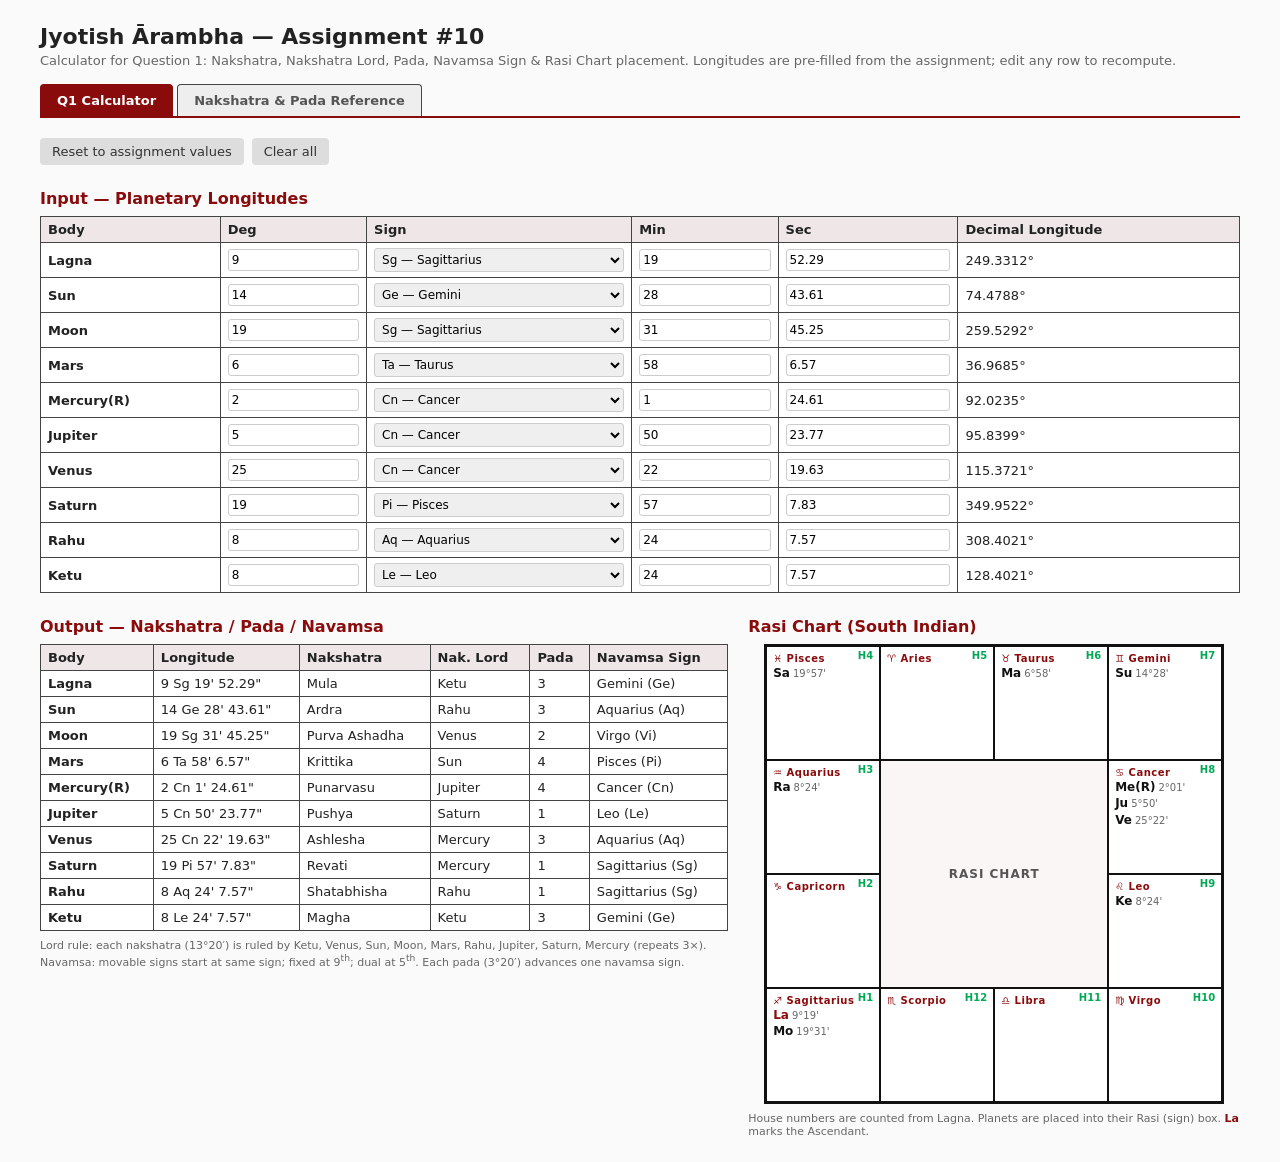
<file: index-original.html>
<!doctype html>
<html lang="en">
<head>
<meta charset="utf-8" />
<meta name="viewport" content="width=device-width, initial-scale=1" />
<title>Jyotish Ārambha — Assignment #10 Calculator</title>
<style>
  :root {
    --border: #444;
    --bg: #fafafa;
    --panel: #fff;
    --accent: #8a0b0b;
    --muted: #666;
  }
  * { box-sizing: border-box; }
  body {
    font-family: system-ui, -apple-system, "Segoe UI", Roboto, sans-serif;
    margin: 0;
    padding: 24px;
    background: var(--bg);
    color: #222;
  }
  h1 { margin: 0 0 4px; font-size: 22px; }
  h2 { margin: 24px 0 8px; font-size: 16px; color: var(--accent); }
  .sub { color: var(--muted); margin-bottom: 16px; font-size: 13px; }
  .wrap { max-width: 1200px; margin: 0 auto; }
  .grid {
    display: grid;
    grid-template-columns: 1fr;
    gap: 20px;
  }
  @media (min-width: 980px) {
    .grid { grid-template-columns: 1.4fr 1fr; }
  }

  table.inputs, table.results {
    width: 100%;
    border-collapse: collapse;
    background: var(--panel);
    font-size: 13px;
  }
  table.inputs th, table.inputs td,
  table.results th, table.results td {
    border: 1px solid var(--border);
    padding: 5px 7px;
    text-align: left;
    vertical-align: middle;
  }
  table.inputs th, table.results th {
    background: #efe7e7;
    font-weight: 600;
  }
  td input[type=number], td select {
    width: 100%;
    padding: 3px;
    font-family: inherit;
    font-size: 12px;
    border: 1px solid #ccc;
    border-radius: 3px;
  }
  td.num { text-align: right; font-variant-numeric: tabular-nums; }

  /* South-Indian Rasi chart */
  .rasi {
    display: grid;
    grid-template-columns: repeat(4, 1fr);
    grid-template-rows: repeat(4, 1fr);
    aspect-ratio: 1/1;
    width: 100%;
    max-width: 460px;
    margin: 0 auto;
    background: var(--panel);
    border: 2px solid #111;
  }
  .cell {
    border: 1px solid #111;
    padding: 6px;
    position: relative;
    font-size: 12px;
    display: flex;
    flex-direction: column;
    gap: 2px;
    min-height: 0;
    overflow: hidden;
  }
  .cell.center {
    grid-column: 2 / span 2;
    grid-row: 2 / span 2;
    display: flex;
    align-items: center;
    justify-content: center;
    font-weight: 700;
    letter-spacing: 1px;
    color: #555;
    background: #fbf6f6;
  }
  .sign {
    font-size: 10px;
    color: var(--accent);
    font-weight: 700;
    letter-spacing: 0.5px;
  }
  .house-num {
    position: absolute;
    top: 3px;
    right: 6px;
    font-size: 10px;
    color: #0a5;
    font-weight: 700;
  }
  .body {
    font-weight: 600;
    color: #111;
    line-height: 1.2;
  }
  .body .deg { color: #666; font-weight: 400; font-size: 10px; margin-left: 3px; }
  .lagna-mark {
    color: #8a0b0b;
    font-weight: 700;
  }

  .controls {
    display: flex;
    gap: 8px;
    margin: 10px 0;
    flex-wrap: wrap;
  }
  button {
    padding: 6px 12px;
    font-family: inherit;
    font-size: 13px;
    background: var(--accent);
    color: white;
    border: 0;
    border-radius: 4px;
    cursor: pointer;
  }
  button.ghost { background: #ddd; color: #333; }
  button:hover { opacity: 0.9; }

  .legend {
    font-size: 11px;
    color: var(--muted);
    margin-top: 8px;
  }
  code { background: #f0f0f0; padding: 1px 4px; border-radius: 2px; font-size: 12px; }

  /* Tabs */
  .tabs {
    display: flex;
    gap: 4px;
    border-bottom: 2px solid var(--accent);
    margin: 16px 0 20px;
  }
  .tab {
    padding: 8px 16px;
    background: #eee;
    border: 1px solid var(--border);
    border-bottom: none;
    cursor: pointer;
    font-size: 13px;
    font-weight: 600;
    color: #555;
    border-radius: 4px 4px 0 0;
  }
  .tab.active {
    background: var(--accent);
    color: white;
    border-color: var(--accent);
  }
  .panel { display: none; }
  .panel.active { display: block; }

  /* Reference grid (Nakshatras in Rasi Chakra) */
  .ref-grid {
    display: grid;
    grid-template-columns: repeat(4, 1fr);
    gap: 8px;
    margin-top: 10px;
  }
  @media (max-width: 900px) { .ref-grid { grid-template-columns: repeat(2, 1fr); } }
  @media (max-width: 560px) { .ref-grid { grid-template-columns: 1fr; } }

  .ref-cell {
    background: var(--panel);
    border: 1px solid var(--border);
    border-radius: 4px;
    padding: 8px 10px;
    font-size: 11px;
    line-height: 1.3;
  }
  .ref-cell h3 {
    margin: 0 0 6px;
    font-size: 12px;
    color: var(--accent);
    border-bottom: 1px solid #eee;
    padding-bottom: 3px;
  }
  .nak-block { margin-bottom: 6px; }
  .nak-name {
    font-weight: 600;
    font-size: 11px;
    color: #222;
  }
  .nak-lord { color: #888; font-weight: 400; font-size: 10px; }
  .pada-row {
    display: grid;
    grid-template-columns: repeat(4, 1fr);
    gap: 2px;
    margin-top: 2px;
  }
  .pada {
    background: #f5efef;
    padding: 2px 3px;
    font-size: 9px;
    border-radius: 2px;
    text-align: center;
    font-variant-numeric: tabular-nums;
  }
  .pada.match {
    background: #ffd95e;
    color: #000;
    font-weight: 700;
    box-shadow: 0 0 0 2px #8a0b0b inset;
  }
  .ref-cell.match-sign {
    box-shadow: 0 0 0 2px var(--accent);
  }
  .pada-count {
    float: right;
    font-size: 10px;
    color: var(--muted);
    font-weight: 400;
  }

  .lookup {
    display: flex;
    flex-wrap: wrap;
    gap: 8px;
    align-items: center;
    background: var(--panel);
    border: 1px solid var(--border);
    padding: 10px;
    border-radius: 4px;
    margin-bottom: 12px;
    font-size: 13px;
  }
  .lookup input, .lookup select {
    padding: 5px 7px;
    border: 1px solid #ccc;
    border-radius: 3px;
    font-family: inherit;
    font-size: 13px;
  }
  .lookup input[type=number] { width: 70px; }
  .lookup .result {
    margin-left: auto;
    font-weight: 600;
    color: var(--accent);
  }
</style>
</head>
<body>
<div class="wrap">
  <h1>Jyotish Ārambha — Assignment #10</h1>
  <div class="sub">
    Calculator for Question 1: Nakshatra, Nakshatra Lord, Pada, Navamsa Sign &
    Rasi Chart placement. Longitudes are pre-filled from the assignment; edit any row to recompute.
  </div>

  <div class="tabs" role="tablist">
    <div class="tab active" data-tab="calc" role="tab">Q1 Calculator</div>
    <div class="tab" data-tab="ref" role="tab">Nakshatra &amp; Pada Reference</div>
  </div>

  <div class="panel active" id="panel-calc">

  <div class="controls">
    <button id="resetBtn" class="ghost" type="button">Reset to assignment values</button>
    <button id="clearBtn" class="ghost" type="button">Clear all</button>
  </div>

  <h2>Input — Planetary Longitudes</h2>
  <table class="inputs" id="inputTable">
    <thead>
      <tr>
        <th>Body</th>
        <th>Deg</th>
        <th>Sign</th>
        <th>Min</th>
        <th>Sec</th>
        <th>Decimal Longitude</th>
      </tr>
    </thead>
    <tbody><!-- rows injected --></tbody>
  </table>

  <div class="grid">
    <div>
      <h2>Output — Nakshatra / Pada / Navamsa</h2>
      <table class="results" id="resultTable">
        <thead>
          <tr>
            <th>Body</th>
            <th>Longitude</th>
            <th>Nakshatra</th>
            <th>Nak. Lord</th>
            <th>Pada</th>
            <th>Navamsa Sign</th>
          </tr>
        </thead>
        <tbody></tbody>
      </table>
      <div class="legend">
        Lord rule: each nakshatra (13°20′) is ruled by Ketu, Venus, Sun, Moon, Mars, Rahu,
        Jupiter, Saturn, Mercury (repeats 3×). Navamsa: movable signs start at same sign;
        fixed at 9<sup>th</sup>; dual at 5<sup>th</sup>. Each pada (3°20′) advances one
        navamsa sign.
      </div>
    </div>

    <div>
      <h2>Rasi Chart (South Indian)</h2>
      <div class="rasi" id="rasiChart"></div>
      <div class="legend">
        House numbers are counted from Lagna. Planets are placed into their Rasi (sign) box.
        <span class="lagna-mark">La</span> marks the Ascendant.
      </div>
    </div>
  </div>

  </div><!-- /panel-calc -->

  <div class="panel" id="panel-ref">
    <h2>Nakshatras &amp; Padas in the Rasi Chakra</h2>
    <div class="sub">
      Each sign (30°) contains portions of 2–3 nakshatras. Enter a longitude below and
      the matching pada is highlighted in gold.
    </div>

    <div class="lookup">
      <label>Longitude:</label>
      <input type="number" id="lkDeg"  min="0" max="29" step="1"    value="14" />
      <select id="lkSign">
        <!-- populated via JS -->
      </select>
      <input type="number" id="lkMin"  min="0" max="59" step="1"    value="28" />'
      <input type="number" id="lkSec"  min="0" max="59.99" step="0.01" value="43.61" />"
      <div class="result" id="lkResult"></div>
    </div>

    <div class="ref-grid" id="refGrid"></div>

    <div class="legend" style="margin-top:14px;">
      Pada boundaries are shown as degrees <i>within the sign</i> (0°–30°).
      "<b>P3 6°40′–10°00′</b>" means pada 3 runs from 6°40′ to 10°00′ of that sign.
      Lord abbreviations: Ke=Ketu, Ve=Venus, Su=Sun, Mo=Moon, Ma=Mars, Ra=Rahu,
      Ju=Jupiter, Sa=Saturn, Me=Mercury.
    </div>
  </div><!-- /panel-ref -->

</div>

<script>
"use strict";

// ---------- Astrology constants ----------
const SIGNS = [
  { abbr: "Ar", name: "Aries",       sym: "\u2648" },
  { abbr: "Ta", name: "Taurus",      sym: "\u2649" },
  { abbr: "Ge", name: "Gemini",      sym: "\u264A" },
  { abbr: "Cn", name: "Cancer",      sym: "\u264B" },
  { abbr: "Le", name: "Leo",         sym: "\u264C" },
  { abbr: "Vi", name: "Virgo",       sym: "\u264D" },
  { abbr: "Li", name: "Libra",       sym: "\u264E" },
  { abbr: "Sc", name: "Scorpio",     sym: "\u264F" },
  { abbr: "Sg", name: "Sagittarius", sym: "\u2650" },
  { abbr: "Cp", name: "Capricorn",   sym: "\u2651" },
  { abbr: "Aq", name: "Aquarius",    sym: "\u2652" },
  { abbr: "Pi", name: "Pisces",      sym: "\u2653" },
];
const SIGN_INDEX = Object.fromEntries(SIGNS.map((s, i) => [s.abbr, i]));

// Movable=0 (Ar,Cn,Li,Cp) → navamsa starts at same sign (offset 0)
// Fixed  =1 (Ta,Le,Sc,Aq) → starts at 9th sign (offset 8)
// Dual   =2 (Ge,Vi,Sg,Pi) → starts at 5th sign (offset 4)
const NAVAMSA_OFFSET = [0, 8, 4, 0, 8, 4, 0, 8, 4, 0, 8, 4];

const NAKSHATRAS = [
  "Ashwini", "Bharani", "Krittika", "Rohini", "Mrigashira", "Ardra",
  "Punarvasu", "Pushya", "Ashlesha", "Magha", "Purva Phalguni",
  "Uttara Phalguni", "Hasta", "Chitra", "Swati", "Vishakha",
  "Anuradha", "Jyeshta", "Mula", "Purva Ashadha", "Uttara Ashadha",
  "Shravana", "Dhanishta", "Shatabhisha", "Purva Bhadrapada",
  "Uttara Bhadrapada", "Revati",
];
// Vimshottari lord sequence: repeats 3×
const LORD_CYCLE = ["Ketu", "Venus", "Sun", "Moon", "Mars", "Rahu", "Jupiter", "Saturn", "Mercury"];

const NAK_LEN = 360 / 27;   // 13°20'
const PADA_LEN = NAK_LEN / 4; // 3°20'

// ---------- Assignment data ----------
// Longitudes exactly as given in the PDF.
const BODIES = [
  { key: "Lagna",      deg: 9,  sign: "Sg", min: 19, sec: 52.29 },
  { key: "Sun",        deg: 14, sign: "Ge", min: 28, sec: 43.61 },
  { key: "Moon",       deg: 19, sign: "Sg", min: 31, sec: 45.25 },
  { key: "Mars",       deg: 6,  sign: "Ta", min: 58, sec: 6.57  },
  { key: "Mercury(R)", deg: 2,  sign: "Cn", min: 1,  sec: 24.61 },
  { key: "Jupiter",    deg: 5,  sign: "Cn", min: 50, sec: 23.77 },
  { key: "Venus",      deg: 25, sign: "Cn", min: 22, sec: 19.63 },
  { key: "Saturn",     deg: 19, sign: "Pi", min: 57, sec: 7.83  },
  { key: "Rahu",       deg: 8,  sign: "Aq", min: 24, sec: 7.57  },
  { key: "Ketu",       deg: 8,  sign: "Le", min: 24, sec: 7.57  },
];

// Short symbols shown inside the chart
const SHORT = {
  "Lagna": "La", "Sun": "Su", "Moon": "Mo", "Mars": "Ma",
  "Mercury(R)": "Me(R)", "Jupiter": "Ju", "Venus": "Ve",
  "Saturn": "Sa", "Rahu": "Ra", "Ketu": "Ke",
};

// ---------- Calculations ----------
function dmsToDeg(d, m, s) {
  return d + m / 60 + s / 3600;
}

function totalLongitude(body) {
  const idx = SIGN_INDEX[body.sign];
  return idx * 30 + dmsToDeg(body.deg, body.min, body.sec);
}

function calc(body) {
  const lon = totalLongitude(body);           // 0 .. 360 from Aries 0°
  const nakIdx = Math.floor(lon / NAK_LEN);    // 0..26
  const degInNak = lon - nakIdx * NAK_LEN;
  const padaInNak = Math.floor(degInNak / PADA_LEN); // 0..3
  const signIdx = SIGN_INDEX[body.sign];
  const degInSign = dmsToDeg(body.deg, body.min, body.sec);
  const padaInSign = Math.floor(degInSign / PADA_LEN); // 0..8
  const navIdx = (signIdx + NAVAMSA_OFFSET[signIdx] + padaInSign) % 12;
  return {
    longitude: lon,
    nakshatra: NAKSHATRAS[nakIdx],
    nakLord: LORD_CYCLE[nakIdx % 9],
    pada: padaInNak + 1,
    navamsaSign: SIGNS[navIdx],
    signIndex: signIdx,
    degInSign,
  };
}

// ---------- Rendering ----------
function fmtDeg(x) {
  const d = Math.floor(x);
  const mFloat = (x - d) * 60;
  const m = Math.floor(mFloat);
  const s = (mFloat - m) * 60;
  return `${d}° ${m.toString().padStart(2, "0")}' ${s.toFixed(2).padStart(5, "0")}"`;
}

function buildInputRows() {
  const tbody = document.querySelector("#inputTable tbody");
  tbody.innerHTML = "";
  BODIES.forEach((b, i) => {
    const tr = document.createElement("tr");
    tr.innerHTML = `
      <td><b>${b.key}</b></td>
      <td><input type="number" step="1" min="0" max="29" data-i="${i}" data-f="deg" value="${b.deg}"></td>
      <td>
        <select data-i="${i}" data-f="sign">
          ${SIGNS.map(s => `<option value="${s.abbr}" ${s.abbr === b.sign ? "selected" : ""}>${s.abbr} — ${s.name}</option>`).join("")}
        </select>
      </td>
      <td><input type="number" step="1" min="0" max="59" data-i="${i}" data-f="min" value="${b.min}"></td>
      <td><input type="number" step="0.01" min="0" max="59.99" data-i="${i}" data-f="sec" value="${b.sec}"></td>
      <td class="num" data-lon="${i}">${totalLongitude(b).toFixed(4)}°</td>
    `;
    tbody.appendChild(tr);
  });
  tbody.addEventListener("input", e => {
    const el = e.target;
    const i = +el.dataset.i;
    const f = el.dataset.f;
    if (i == null || !f) return;
    BODIES[i][f] = f === "sign" ? el.value : parseFloat(el.value || 0);
    refresh();
  });
}

function renderResults(rows) {
  const tbody = document.querySelector("#resultTable tbody");
  tbody.innerHTML = rows.map((r, i) => {
    const b = BODIES[i];
    return `
      <tr>
        <td><b>${b.key}</b></td>
        <td>${b.deg} ${b.sign} ${b.min}' ${b.sec.toFixed(2)}"</td>
        <td>${r.nakshatra}</td>
        <td>${r.nakLord}</td>
        <td>${r.pada}</td>
        <td>${r.navamsaSign.name} (${r.navamsaSign.abbr})</td>
      </tr>
    `;
  }).join("");
}

// South Indian chart: fixed sign positions. Mapping grid(row,col) → sign abbr.
// Layout per assignment PDF:
// Row 0: Pi  Ar  Ta  Ge
// Row 1: Aq  .   .   Cn
// Row 2: Cp  .   .   Le
// Row 3: Sg  Sc  Li  Vi
const SI_LAYOUT = [
  ["Pi","Ar","Ta","Ge"],
  ["Aq", null, null,"Cn"],
  ["Cp", null, null,"Le"],
  ["Sg","Sc","Li","Vi"],
];

function renderRasi(results) {
  const el = document.getElementById("rasiChart");
  el.innerHTML = "";
  // Collect bodies per sign
  const bodiesBySign = {};
  SIGNS.forEach(s => bodiesBySign[s.abbr] = []);
  BODIES.forEach((b, i) => {
    const r = results[i];
    const label = SHORT[b.key] || b.key;
    const degTxt = `${b.deg}°${b.min.toString().padStart(2,"0")}'`;
    bodiesBySign[b.sign].push({ label, degTxt, isLagna: b.key === "Lagna" });
  });

  // Determine Lagna sign for house numbering
  const lagnaSignIdx = SIGN_INDEX[BODIES[0].sign];

  for (let r = 0; r < 4; r++) {
    for (let c = 0; c < 4; c++) {
      const abbr = SI_LAYOUT[r][c];
      if (abbr === null) {
        if (r === 1 && c === 1) {
          const center = document.createElement("div");
          center.className = "cell center";
          center.textContent = "RASI CHART";
          el.appendChild(center);
        }
        continue;
      }
      const signIdx = SIGN_INDEX[abbr];
      const house = ((signIdx - lagnaSignIdx + 12) % 12) + 1;
      const cell = document.createElement("div");
      cell.className = "cell";
      const sign = SIGNS[signIdx];
      const bodies = bodiesBySign[abbr];
      const bodyHtml = bodies.map(bd =>
        `<div class="body ${bd.isLagna ? "lagna-mark" : ""}">${bd.label}<span class="deg">${bd.degTxt}</span></div>`
      ).join("");
      cell.innerHTML = `
        <div class="sign">${sign.sym} ${sign.name}</div>
        <div class="house-num">H${house}</div>
        ${bodyHtml}
      `;
      el.appendChild(cell);
    }
  }
}

function refresh() {
  // Update the decimal-longitude column
  BODIES.forEach((b, i) => {
    const c = document.querySelector(`td[data-lon="${i}"]`);
    if (c) c.textContent = totalLongitude(b).toFixed(4) + "°";
  });
  const results = BODIES.map(calc);
  renderResults(results);
  renderRasi(results);
}

// ---------- Reset / clear ----------
const DEFAULTS = JSON.parse(JSON.stringify(BODIES));
document.getElementById("resetBtn").addEventListener("click", () => {
  for (let i = 0; i < BODIES.length; i++) Object.assign(BODIES[i], DEFAULTS[i]);
  buildInputRows();
  refresh();
});
document.getElementById("clearBtn").addEventListener("click", () => {
  BODIES.forEach(b => { b.deg = 0; b.min = 0; b.sec = 0; b.sign = "Ar"; });
  buildInputRows();
  refresh();
});

// ---------- Reference grid (Nakshatras & Padas in Rasi Chakra) ----------
const LORD_SHORT = {
  "Ketu":"Ke","Venus":"Ve","Sun":"Su","Moon":"Mo","Mars":"Ma",
  "Rahu":"Ra","Jupiter":"Ju","Saturn":"Sa","Mercury":"Me",
};

// Format a degree value (0..30) within a sign as "D°MM'"
function fmtInSign(x) {
  // Snap tiny float drift so 3.333.. renders as 3°20'
  const totalMin = Math.round(x * 60);
  const d = Math.floor(totalMin / 60);
  const m = totalMin - d * 60;
  return `${d}°${m.toString().padStart(2,"0")}'`;
}

// For a sign index, return array of { nakshatra, lord, padas:[{pada,startInSign,endInSign}] }
function nakshatrasInSign(signIdx) {
  const signStart = signIdx * 30;
  const signEnd   = signStart + 30;
  const blocks = [];
  // Iterate padas of all 27 nakshatras that intersect this sign
  // Each nakshatra = 4 padas; pada k of nakshatra n starts at n*NAK_LEN + k*PADA_LEN
  let current = null;
  for (let n = 0; n < 27; n++) {
    for (let k = 0; k < 4; k++) {
      const padaStart = n * NAK_LEN + k * PADA_LEN;
      const padaEnd   = padaStart + PADA_LEN;
      if (padaEnd <= signStart || padaStart >= signEnd) continue;
      const inStart = Math.max(padaStart, signStart) - signStart;
      const inEnd   = Math.min(padaEnd, signEnd) - signStart;
      if (!current || current.nakIdx !== n) {
        current = {
          nakIdx: n,
          nakshatra: NAKSHATRAS[n],
          lord: LORD_CYCLE[n % 9],
          padas: [],
        };
        blocks.push(current);
      }
      current.padas.push({
        pada: k + 1,
        startInSign: inStart,
        endInSign: inEnd,
      });
    }
  }
  return blocks;
}

function renderReferenceGrid(highlight) {
  const el = document.getElementById("refGrid");
  el.innerHTML = "";
  for (let s = 0; s < 12; s++) {
    const sign = SIGNS[s];
    const blocks = nakshatrasInSign(s);
    const isMatchSign = highlight && highlight.signIdx === s;
    const cell = document.createElement("div");
    cell.className = "ref-cell" + (isMatchSign ? " match-sign" : "");
    const blocksHtml = blocks.map(b => {
      const padaCells = b.padas.map(p => {
        const matchHere = highlight
          && highlight.signIdx === s
          && highlight.nakIdx === b.nakIdx
          && highlight.pada === p.pada;
        return `<div class="pada${matchHere ? " match" : ""}">P${p.pada} ${fmtInSign(p.startInSign)}–${fmtInSign(p.endInSign)}</div>`;
      }).join("");
      return `
        <div class="nak-block">
          <div class="nak-name">${b.nakshatra}
            <span class="nak-lord">(${LORD_SHORT[b.lord]}/${b.lord})</span>
            <span class="pada-count">${b.padas.length} pada${b.padas.length > 1 ? "s" : ""}</span>
          </div>
          <div class="pada-row">${padaCells}</div>
        </div>
      `;
    }).join("");
    cell.innerHTML = `<h3>${sign.sym} ${sign.name} (${sign.abbr}) — 0°–30°</h3>${blocksHtml}`;
    el.appendChild(cell);
  }
}

function runLookup() {
  const deg  = parseFloat(document.getElementById("lkDeg").value)  || 0;
  const sign = document.getElementById("lkSign").value;
  const min  = parseFloat(document.getElementById("lkMin").value)  || 0;
  const sec  = parseFloat(document.getElementById("lkSec").value)  || 0;
  const body = { deg, sign, min, sec };
  const r = calc(body);
  const signIdx = SIGN_INDEX[sign];
  document.getElementById("lkResult").innerHTML =
    `${r.nakshatra} (${r.nakLord}) · Pada ${r.pada} · Navamsa: ${r.navamsaSign.name}`;

  // Find which nakshatra-index matches
  const lon = totalLongitude(body);
  const nakIdx = Math.floor(lon / NAK_LEN);
  renderReferenceGrid({ signIdx, nakIdx, pada: r.pada });
}

function initLookup() {
  const sel = document.getElementById("lkSign");
  sel.innerHTML = SIGNS.map(s => `<option value="${s.abbr}">${s.abbr} — ${s.name}</option>`).join("");
  sel.value = "Ge";
  ["lkDeg","lkSign","lkMin","lkSec"].forEach(id => {
    document.getElementById(id).addEventListener("input", runLookup);
  });
  runLookup();
}

// ---------- Tab switching ----------
document.querySelectorAll(".tab").forEach(t => {
  t.addEventListener("click", () => {
    document.querySelectorAll(".tab").forEach(x => x.classList.remove("active"));
    document.querySelectorAll(".panel").forEach(x => x.classList.remove("active"));
    t.classList.add("active");
    document.getElementById("panel-" + t.dataset.tab).classList.add("active");
  });
});

// ---------- Boot ----------
buildInputRows();
refresh();
initLookup();
</script>
</body>
</html>
</file>
